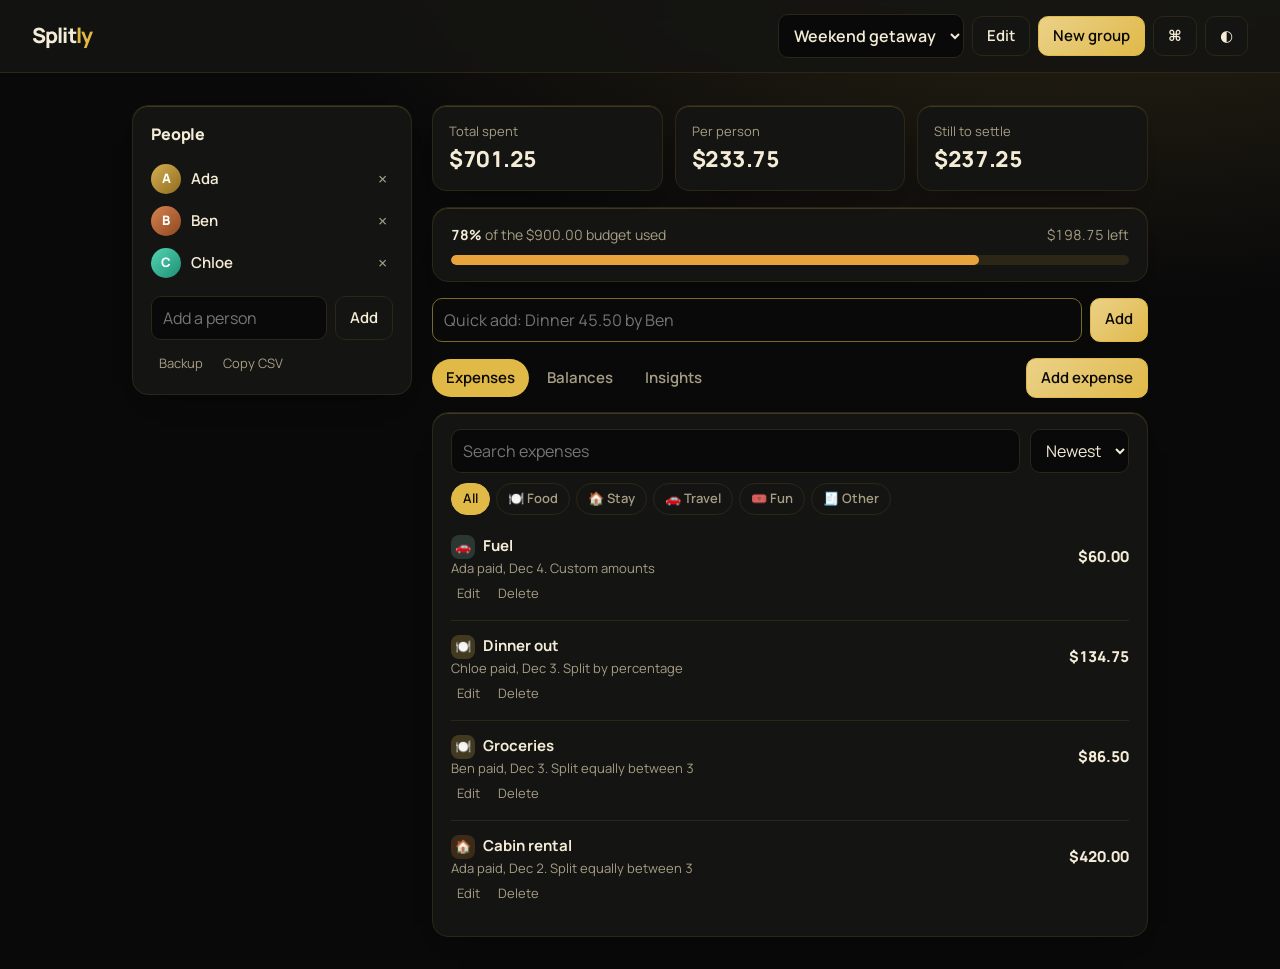
<file: index.html>
﻿<!doctype html>
<html lang="en">

<head>
    <meta charset="utf-8">
    <meta name="viewport" content="width=device-width, initial-scale=1, viewport-fit=cover">
    <title>Splitly | Split bills with friends</title>
    <link rel="preconnect" href="https://fonts.googleapis.com">
    <link rel="preconnect" href="https://fonts.gstatic.com" crossorigin>
    <link href="https://fonts.googleapis.com/css2?family=Manrope:wght@400;500;600;800&display=swap" rel="stylesheet">
    <link rel="stylesheet" href="style.css">
</head>

<body>
    <header class="top">
        <div class="logo">Split<span>ly</span></div>
        <div id="gctl"></div>
    </header>
    <div class="wrap" id="app"></div>
    <button class="fab" data-a="addE" aria-label="Add expense">+</button>
    <dialog id="dlg"></dialog>
    <div id="toast" popover="manual" role="status"></div>
    <script src="script.js"></script>
</body>

</html>
</file>
<file: style.css>
:root {
    --bg: #09090a;
    --sf: #141412;
    --ink: #f4ecd6;
    --mute: #a69d84;
    --line: #2b2616;
    --ac: #e0b947;
    --acink: #0b0904;
    --pos: #6fcf97;
    --neg: #ff7066;
    color-scheme: dark
}

:root[data-theme="light"] {
    --bg: #f6f2e7;
    --sf: #fffdf7;
    --ink: #15120a;
    --mute: #6d664f;
    --line: #e2d9bd;
    --ac: #a67c00;
    --acink: #fff;
    --pos: #1c7a4f;
    --neg: #b3281d;
    color-scheme: light
}

:root {
    box-sizing: border-box;
    padding-top: env(safe-area-inset-top, 0px);
    padding-bottom: env(safe-area-inset-bottom, 0px)
}

html {
    scroll-padding-top: env(safe-area-inset-top, 0px)
}

*,
*::before,
*::after {
    box-sizing: inherit
}

body {
    margin: 0;
    background: radial-gradient(820px 380px at 85% -8%, color-mix(in srgb, var(--ac) 16%, transparent), transparent) no-repeat, var(--bg);
    color: var(--ink);
    font: 400 15px/1.5 Manrope, system-ui, -apple-system, "Segoe UI", sans-serif;
    font-variant-numeric: tabular-nums
}

button,
input,
select {
    font: inherit;
    color: inherit
}

button {
    cursor: pointer
}

:focus-visible {
    outline: 2px solid var(--ac);
    outline-offset: 2px
}

.top {
    display: flex;
    justify-content: space-between;
    align-items: center;
    gap: 12px;
    flex-wrap: wrap;
    padding: 14px clamp(14px, 3vw, 32px);
    background: var(--sf);
    border-bottom: 1px solid var(--line)
}

.logo {
    font-weight: 800;
    font-size: 21px;
    letter-spacing: -.04em
}

.logo span {
    color: var(--ac)
}

#gctl {
    display: flex;
    gap: 8px;
    flex-wrap: wrap;
    align-items: center
}

.btn {
    border: 1px solid var(--line);
    background: var(--sf);
    padding: 8px 14px;
    border-radius: 10px;
    font-weight: 600
}

.btn:hover {
    border-color: var(--ac)
}

.btn.pri {
    background: linear-gradient(135deg, color-mix(in srgb, var(--ac) 65%, #fff), var(--ac));
    color: var(--acink);
    border-color: var(--ac)
}

.btn.sm {
    padding: 4px 10px;
    font-size: 13px
}

select,
input {
    width: 100%;
    padding: 9px 11px;
    border: 1px solid var(--line);
    border-radius: 10px;
    background: var(--bg)
}

#gs {
    width: auto;
    max-width: 210px;
    font-weight: 600
}

.wrap {
    max-width: 1080px;
    margin: 0 auto;
    padding: clamp(14px, 3vw, 32px)
}

.grid {
    display: grid;
    grid-template-columns: 280px minmax(0, 1fr);
    gap: 20px;
    align-items: start
}

.panel {
    background: var(--sf);
    border: 1px solid var(--line);
    border-radius: 16px;
    padding: 16px 18px
}

h2 {
    font-size: 16px;
    margin: 0 0 12px;
    font-weight: 800;
    letter-spacing: -.01em
}

.ppl {
    list-style: none;
    margin: 0 0 12px;
    padding: 0
}

.ppl li {
    display: flex;
    align-items: center;
    gap: 10px;
    padding: 6px 0
}

.ppl span {
    flex: 1;
    overflow: hidden;
    text-overflow: ellipsis
}

.av {
    width: 30px;
    height: 30px;
    border-radius: 50%;
    display: grid;
    place-items: center;
    font-style: normal;
    font-weight: 800;
    font-size: 13px;
    color: #fff;
    background: linear-gradient(135deg, hsl(var(--h) 62% 58%), hsl(var(--h) 64% 34%));
    flex: none
}

.x {
    border: 0;
    background: none;
    color: var(--mute);
    font-size: 19px;
    border-radius: 8px;
    padding: 0 6px
}

.x:hover {
    color: var(--neg)
}

.addp {
    display: flex;
    gap: 8px
}

.tiles {
    display: grid;
    grid-template-columns: repeat(3, 1fr);
    gap: 12px;
    margin-bottom: 16px
}

.tile {
    background: var(--sf);
    border: 1px solid var(--line);
    border-radius: 14px;
    padding: 14px 16px
}

.tile b {
    display: block;
    font-size: 22px;
    font-weight: 800;
    letter-spacing: -.02em
}

.tile span {
    color: var(--mute);
    font-size: 13px
}

.tabs {
    display: flex;
    gap: 4px;
    margin-bottom: 14px;
    align-items: center
}

.tab {
    border: 0;
    background: none;
    padding: 8px 14px;
    border-radius: 99px;
    color: var(--mute);
    font-weight: 600
}

.tab.on {
    background: var(--ink);
    color: var(--bg)
}

.tabs .btn {
    margin-left: auto
}

.row {
    display: grid;
    grid-template-columns: minmax(0, 1fr) auto;
    gap: 2px 14px;
    padding: 14px 0;
    border-bottom: 1px solid var(--line)
}

.row:last-child {
    border: 0
}

.row .t {
    font-weight: 700
}

.row .m {
    color: var(--mute);
    font-size: 13px
}

.row .a {
    font-weight: 800;
    text-align: right;
    grid-row: span 2;
    align-self: center
}

.row .ac {
    grid-column: 1/-1;
    display: flex;
    gap: 6px
}

.link {
    border: 0;
    background: none;
    color: var(--mute);
    font-size: 13px;
    padding: 2px 6px;
    border-radius: 6px
}

.link:hover {
    color: var(--ac)
}

.row.pay .a {
    color: var(--pos)
}

.bal {
    display: grid;
    grid-template-columns: 32px 1fr auto;
    gap: 12px;
    align-items: center;
    padding: 10px 0
}

.bar {
    height: 8px;
    border-radius: 9px;
    background: var(--line);
    margin-top: 6px;
    overflow: hidden
}

.bar i {
    display: block;
    height: 100%;
    border-radius: 9px
}

.pos {
    color: var(--pos)
}

.neg {
    color: var(--neg)
}

.set {
    display: flex;
    justify-content: space-between;
    align-items: center;
    gap: 10px;
    flex-wrap: wrap;
    padding: 12px 0;
    border-bottom: 1px solid var(--line)
}

.set:last-child {
    border: 0
}

.ok {
    text-align: center;
    padding: 20px;
    color: var(--mute)
}

.empty {
    max-width: 440px;
    margin: 60px auto;
    text-align: center
}

.empty p {
    color: var(--mute);
    margin: 8px 0 18px
}

dialog {
    border: 1px solid var(--line);
    border-radius: 18px;
    background: var(--sf);
    color: var(--ink);
    padding: 22px;
    width: min(500px, calc(100% - 28px));
    max-height: 90vh;
    overflow: auto
}

dialog::backdrop {
    background: rgba(6, 12, 20, .6)
}

dialog h2 {
    font-size: 21px
}

dialog p {
    color: var(--mute);
    margin: 0
}

dialog label {
    display: block;
    font-size: 13px;
    color: var(--mute);
    margin-top: 12px;
    font-weight: 600
}

dialog label input,
dialog label select {
    margin-top: 4px
}

.g2 {
    display: grid;
    grid-template-columns: 1fr 1fr;
    gap: 10px
}

.seg {
    display: flex;
    gap: 6px;
    margin-top: 14px
}

.seg label {
    flex: 1;
    margin: 0;
    position: relative
}

.seg input {
    position: absolute;
    opacity: 0;
    width: 0;
    height: 0
}

.seg span {
    display: block;
    text-align: center;
    padding: 8px 4px;
    border: 1px solid var(--line);
    border-radius: 10px;
    font-size: 13px;
    color: var(--ink);
    cursor: pointer
}

.seg input:checked+span {
    background: var(--ac);
    color: var(--acink);
    border-color: var(--ac)
}

.seg input:focus-visible+span {
    outline: 2px solid var(--ac);
    outline-offset: 2px
}

.chk {
    display: flex !important;
    align-items: center;
    gap: 10px;
    color: var(--ink) !important;
    font-size: 15px !important;
    margin-top: 8px !important;
    font-weight: 500 !important
}

.chk input {
    width: auto;
    margin: 0
}

.num {
    display: grid !important;
    grid-template-columns: 1fr 110px 36px;
    gap: 8px;
    align-items: center;
    color: var(--ink) !important;
    font-size: 15px !important;
    margin-top: 6px !important
}

.num input {
    margin: 0 !important
}

.num em {
    font-style: normal;
    color: var(--mute);
    font-size: 12px
}

.hint {
    margin-top: 12px !important;
    font-weight: 600;
    color: var(--ink) !important
}

.acts {
    display: flex;
    gap: 8px;
    flex-wrap: wrap;
    justify-content: flex-end;
    margin-top: 18px
}

#toast {
    position: fixed;
    inset: auto auto calc(22px + env(safe-area-inset-bottom, 0px)) 50%;
    transform: translateX(-50%);
    margin: 0;
    border: 0;
    overflow: visible;
    background: var(--ink);
    color: var(--bg);
    padding: 9px 16px;
    border-radius: 99px;
    font-size: 14px
}

:root {
    --c-food: #e6c158;
    --c-stay: #cd7f32;
    --c-travel: #7fb7a4;
    --c-fun: #c08adf;
    --c-other: #8a8470
}

.tb {
    display: flex;
    gap: 10px;
    flex-wrap: wrap;
    margin-bottom: 6px
}

.tb input {
    flex: 1 1 200px;
    width: auto
}

.chips {
    display: flex;
    gap: 6px;
    flex-wrap: wrap
}

.chip {
    border: 1px solid var(--line);
    background: none;
    border-radius: 99px;
    padding: 5px 11px;
    font-size: 13px;
    font-weight: 600;
    color: var(--mute)
}

.chip.on {
    background: var(--ink);
    color: var(--bg);
    border-color: var(--ink)
}

.row {
    animation: up .4s both;
    animation-delay: calc(var(--i, 0)*35ms)
}

@keyframes up {
    from {
        opacity: 0;
        transform: translateY(8px)
    }
}

.cb {
    display: inline-grid;
    place-items: center;
    width: 24px;
    height: 24px;
    border-radius: 8px;
    margin-right: 8px;
    font-style: normal;
    font-size: 13px;
    vertical-align: middle
}

.bar i {
    transform-origin: left;
    animation: gr .8s cubic-bezier(.2, .8, .2, 1) both
}

@keyframes gr {
    from {
        transform: scaleX(0)
    }
}

.ins {
    display: grid;
    grid-template-columns: 200px 1fr;
    gap: 24px;
    align-items: center
}

.dn {
    position: relative;
    width: 200px
}

.donut {
    width: 100%;
    display: block
}

.seg {
    animation: dr .9s cubic-bezier(.2, .8, .2, 1) both;
    transition: stroke-width .15s;
    cursor: pointer
}

.seg:hover {
    stroke-width: 7.5
}

@keyframes dr {
    from {
        stroke-dasharray: 0 100
    }
}

.dc {
    position: absolute;
    inset: 0;
    display: flex;
    flex-direction: column;
    align-items: center;
    justify-content: center;
    pointer-events: none;
    text-align: center
}

.dc b {
    font-size: 19px;
    font-weight: 800
}

.dc span {
    color: var(--mute);
    font-size: 12px
}

.lg {
    list-style: none;
    margin: 0;
    padding: 0
}

.lg li {
    display: flex;
    align-items: center;
    gap: 8px;
    padding: 7px 8px;
    border-radius: 9px
}

.lg li:hover {
    background: var(--bg)
}

.lg i {
    width: 10px;
    height: 10px;
    border-radius: 3px
}

.lg b {
    margin-left: auto
}

.pv {
    display: grid;
    grid-template-columns: 90px 1fr auto;
    gap: 12px;
    align-items: center;
    padding: 6px 0
}

.pv small {
    color: var(--mute)
}

.fact {
    color: var(--mute);
    margin: 16px 0 0
}

.graph {
    width: 100%;
    max-width: 340px;
    display: block;
    margin: 0 auto 8px
}

.flow {
    stroke: var(--ac);
    stroke-width: 2;
    stroke-dasharray: 5 4;
    animation: fl 1s linear infinite
}

@keyframes fl {
    to {
        stroke-dashoffset: -9
    }
}

.lb {
    font-size: 9px;
    font-weight: 800;
    text-anchor: middle;
    fill: var(--ink);
    paint-order: stroke;
    stroke: var(--sf);
    stroke-width: 3px
}

.ni {
    fill: #fff;
    font-size: 12px;
    font-weight: 800;
    text-anchor: middle
}

.nn {
    fill: var(--mute);
    font-size: 8.5px;
    text-anchor: middle;
    font-weight: 600
}

.cats {
    flex-wrap: wrap
}

.cats label {
    flex: 1 1 28%
}

.tu {
    border: 0;
    background: none;
    color: inherit;
    text-decoration: underline;
    font-weight: 800;
    margin-left: 12px;
    padding: 0
}

.tab.on,
.chip.on {
    background: var(--ac);
    color: var(--acink);
    border-color: var(--ac)
}

.panel,
.tile {
    box-shadow: inset 0 1px 0 color-mix(in srgb, var(--ac) 22%, transparent), 0 14px 30px -26px #000
}

.top {
    position: sticky;
    top: env(safe-area-inset-top, 0px);
    z-index: 5;
    background: color-mix(in srgb, var(--sf) 86%, transparent);
    backdrop-filter: blur(10px)
}

input,
select {
    font-size: 16px
}

.quick {
    display: flex;
    gap: 8px;
    margin-bottom: 16px
}

.quick input {
    flex: 1;
    width: auto;
    border-color: color-mix(in srgb, var(--ac) 45%, var(--line))
}

.budget {
    margin-bottom: 16px
}

.budget p {
    margin: 0;
    display: flex;
    justify-content: space-between;
    gap: 10px;
    flex-wrap: wrap;
    font-size: 14px;
    color: var(--mute)
}

.budget b {
    color: var(--ink)
}

.budget .bar {
    height: 10px;
    margin-top: 10px
}

.chart {
    width: 100%;
    height: auto;
    display: block
}

.chart .ar {
    fill: color-mix(in srgb, var(--ac) 18%, transparent)
}

.chart .ln {
    fill: none;
    stroke: var(--ac);
    stroke-width: 1.8;
    stroke-linejoin: round;
    stroke-dasharray: 1;
    stroke-dashoffset: 1;
    animation: dw 1.3s ease forwards
}

@keyframes dw {
    to {
        stroke-dashoffset: 0
    }
}

.chart circle {
    cursor: pointer
}

.tips {
    align-items: center;
    margin-top: 10px
}

.tips span {
    font-size: 13px;
    color: var(--mute);
    font-weight: 600
}

.sl {
    display: flex;
    gap: 4px;
    margin-top: 10px
}

.sl .link {
    padding: 4px 8px
}

.fab {
    display: none;
    position: fixed;
    right: 18px;
    bottom: calc(18px + env(safe-area-inset-bottom, 0px));
    width: 56px;
    height: 56px;
    border-radius: 50%;
    border: 0;
    place-items: center;
    font-size: 30px;
    line-height: 1;
    background: linear-gradient(135deg, color-mix(in srgb, var(--ac) 65%, #fff), var(--ac));
    color: var(--acink);
    box-shadow: 0 12px 28px -8px #000;
    z-index: 6
}

.tb select {
    width: auto
}

.bd {
    grid-column: 1/-1;
    display: flex;
    gap: 6px;
    flex-wrap: wrap;
    padding: 8px 0 2px
}

.pill {
    background: var(--bg);
    border: 1px solid var(--line);
    border-radius: 99px;
    padding: 3px 10px;
    font-size: 13px;
    color: var(--mute)
}

.pill b {
    color: var(--ink)
}

.row .t[data-a=tog] {
    cursor: pointer
}

.row .t[data-a=tog]:hover {
    color: var(--ac)
}

.pn {
    border: 0;
    background: none;
    padding: 2px 0;
    font-weight: 700;
    text-align: left;
    overflow: hidden;
    text-overflow: ellipsis
}

.ppl .pn {
    flex: 1;
    font-weight: 600
}

.pn:hover {
    color: var(--ac)
}

.nd {
    cursor: pointer
}

.nd:hover circle {
    stroke: var(--ac);
    stroke-width: 2
}

.lg li,
.donut circle {
    cursor: pointer
}

.rb {
    display: flex;
    gap: 6px
}

.pst {
    display: grid;
    grid-template-columns: repeat(3, 1fr);
    gap: 8px;
    margin: 8px 0 14px
}

.pst div {
    background: var(--bg);
    border-radius: 12px;
    padding: 10px 12px
}

.pst span {
    display: block;
    color: var(--mute);
    font-size: 12px
}

.pst b {
    font-size: 17px
}

dialog h3 {
    font-size: 14px;
    margin: 14px 0 4px
}

.ln {
    display: flex;
    justify-content: space-between;
    gap: 10px;
    margin: 0;
    padding: 7px 0;
    border-bottom: 1px solid var(--line);
    color: var(--ink)
}

.pl {
    display: flex;
    flex-direction: column;
    gap: 2px;
    margin-top: 10px;
    max-height: 46vh;
    overflow: auto
}

.pi {
    text-align: left;
    border: 0;
    background: none;
    padding: 10px 12px;
    border-radius: 10px;
    font-weight: 600
}

.pi:hover,
.pi:focus-visible {
    background: var(--bg);
    color: var(--ac)
}

@media (prefers-reduced-motion:reduce) {
    * {
        animation: none !important;
        transition: none !important
    }
}

@media (max-width:620px) {
    .ins {
        grid-template-columns: 1fr;
        justify-items: center
    }

    .lg {
        width: 100%
    }

    .top {
        padding: 10px 14px
    }

    #gctl {
        width: 100%
    }

    #gs {
        flex: 1;
        max-width: none
    }

    .tabs {
        overflow-x: auto
    }

    .tabs .btn {
        display: none
    }

    .fab {
        display: grid
    }

    .link {
        padding: 8px 10px
    }

    .pv {
        grid-template-columns: 70px 1fr
    }

    .pv small {
        grid-column: 1/-1
    }

    dialog {
        margin: auto 0 0;
        width: 100%;
        max-width: none;
        border-radius: 20px 20px 0 0;
        max-height: 92dvh
    }

    #toast {
        inset: auto auto calc(88px + env(safe-area-inset-bottom, 0px)) 50%;
        max-width: calc(100% - 28px)
    }
}

@media (max-width:860px) {
    .grid {
        grid-template-columns: minmax(0, 1fr)
    }

    .tiles {
        grid-template-columns: 1fr
    }

    .tile {
        display: flex;
        justify-content: space-between;
        align-items: center
    }
}
</file>
